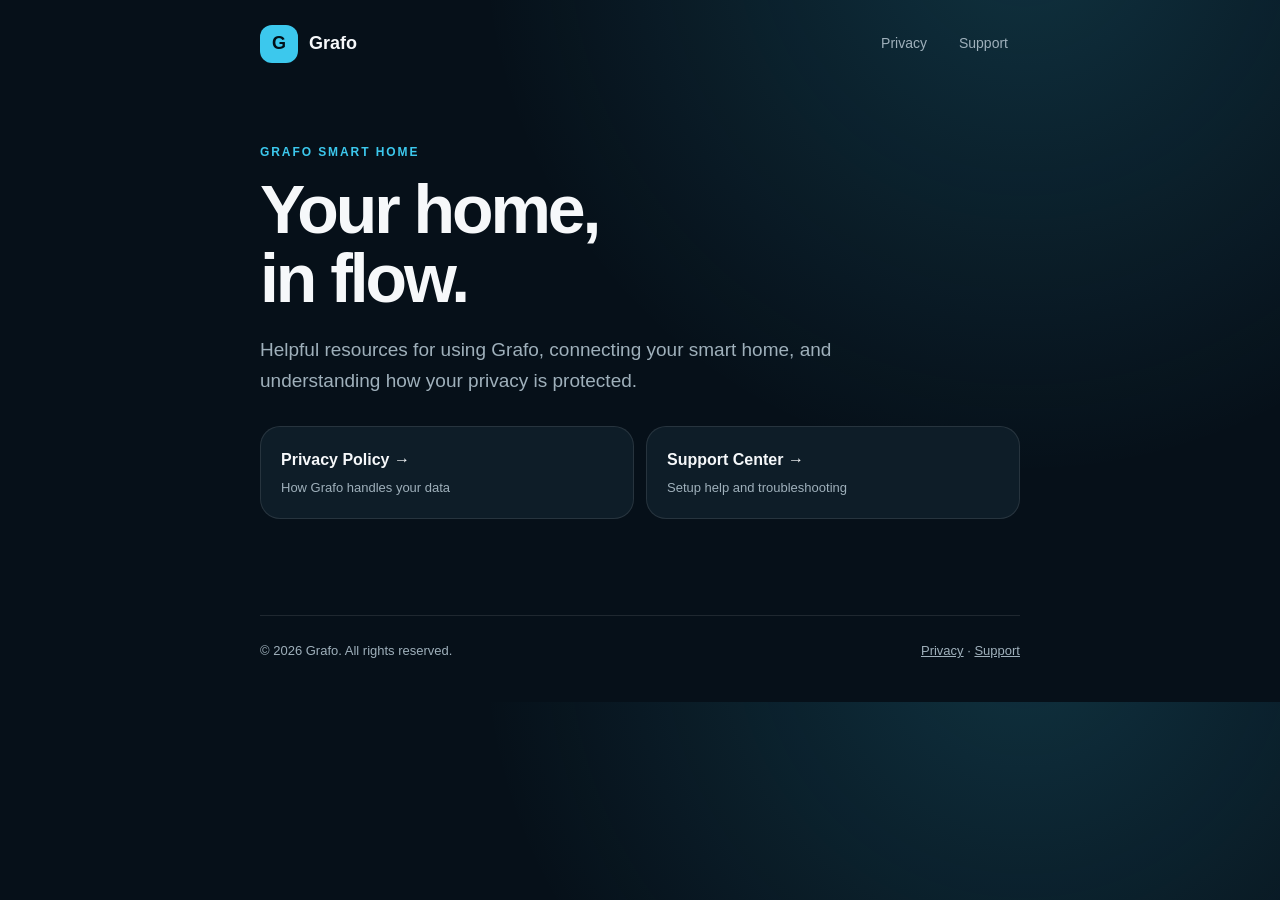
<file: index.html>
<!doctype html><html lang="en"><head><meta charset="utf-8"><meta name="viewport" content="width=device-width,initial-scale=1"><meta name="description" content="Privacy and support resources for Grafo Smart Home."><title>Grafo | Smart Home</title><link rel="icon" href="favicon.svg"><link rel="stylesheet" href="styles.css"></head><body><div class="shell"><nav class="nav"><a class="brand" href="./"><span class="mark">G</span>Grafo</a><div class="navlinks"><a href="privacy/">Privacy</a><a href="support/">Support</a></div></nav><main><section class="hero"><div class="eyebrow">Grafo Smart Home</div><h1>Your home,<br>in flow.</h1><p>Helpful resources for using Grafo, connecting your smart home, and understanding how your privacy is protected.</p><div class="actions"><a class="action" href="privacy/"><strong>Privacy Policy →</strong><span>How Grafo handles your data</span></a><a class="action" href="support/"><strong>Support Center →</strong><span>Setup help and troubleshooting</span></a></div></section></main><footer><div class="footerrow"><span>© 2026 Grafo. All rights reserved.</span><span><a href="privacy/">Privacy</a> · <a href="support/">Support</a></span></div></footer></div></body></html>
</file>
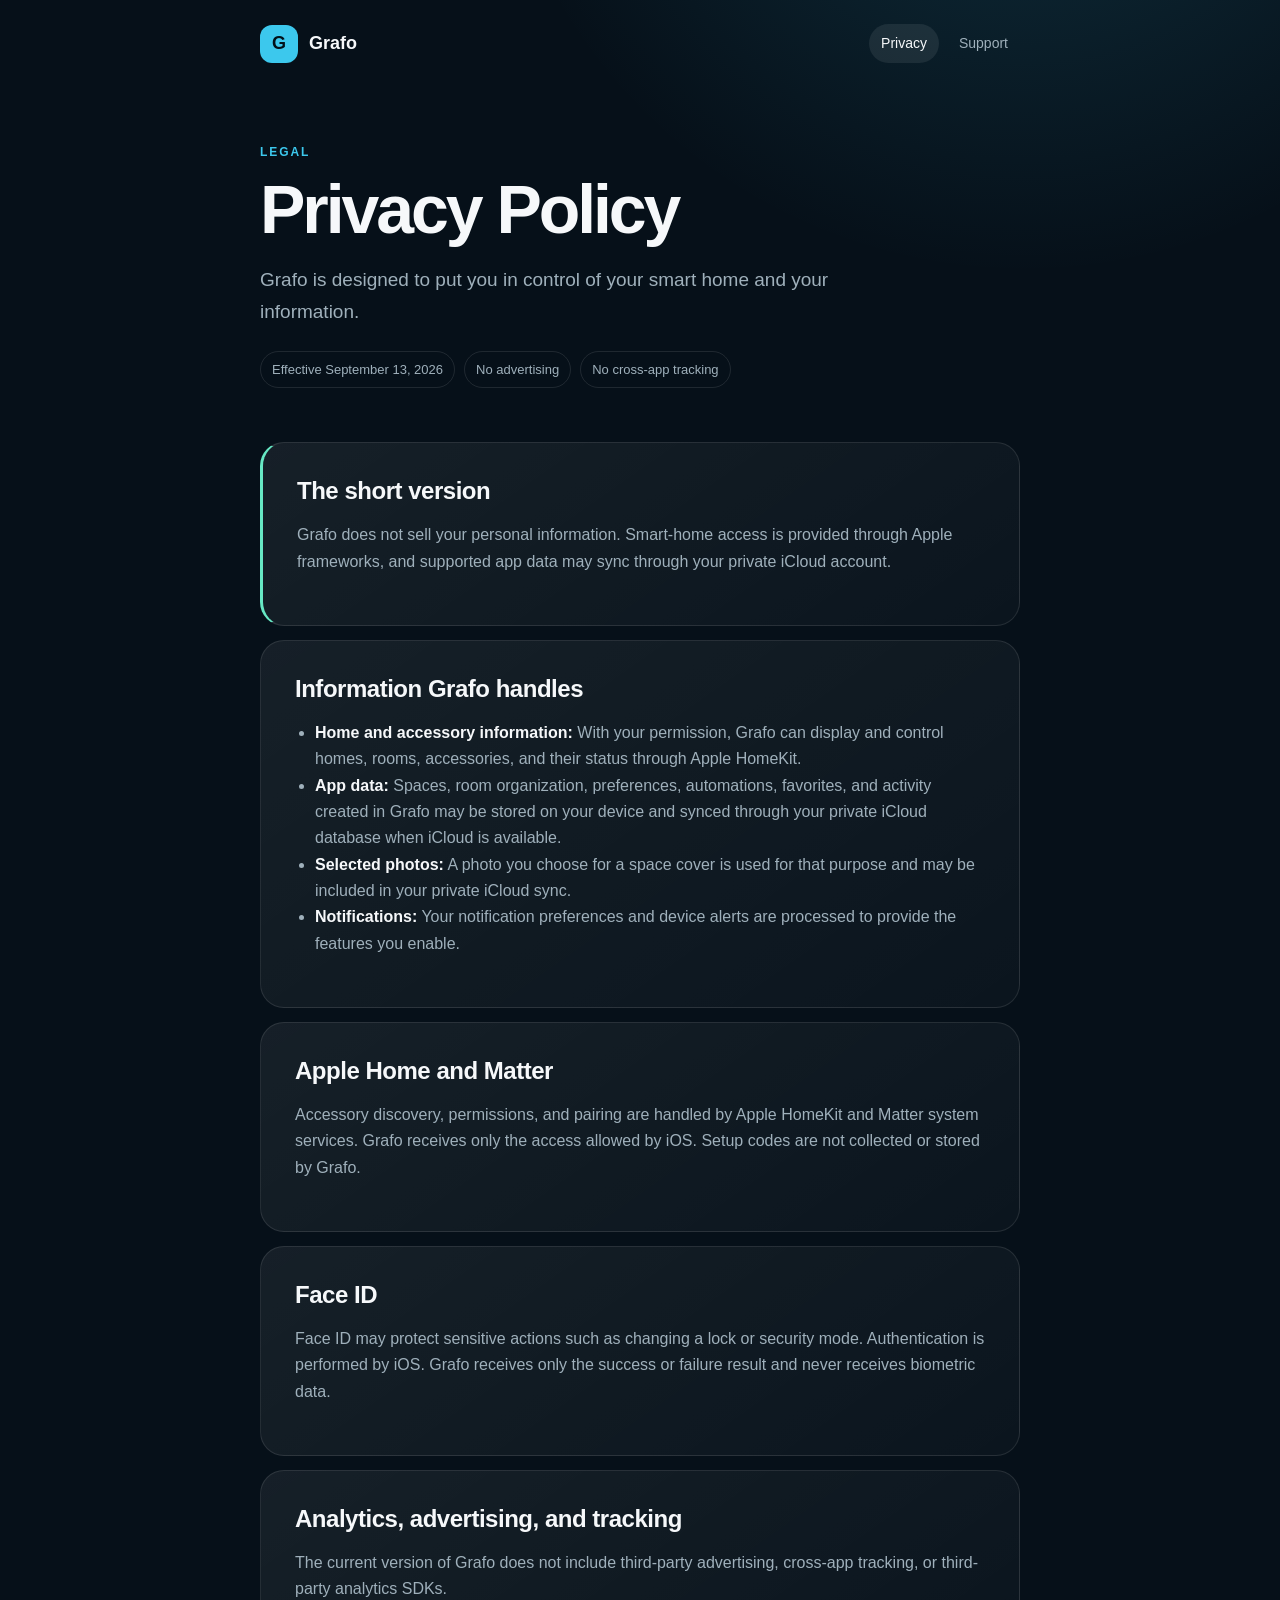
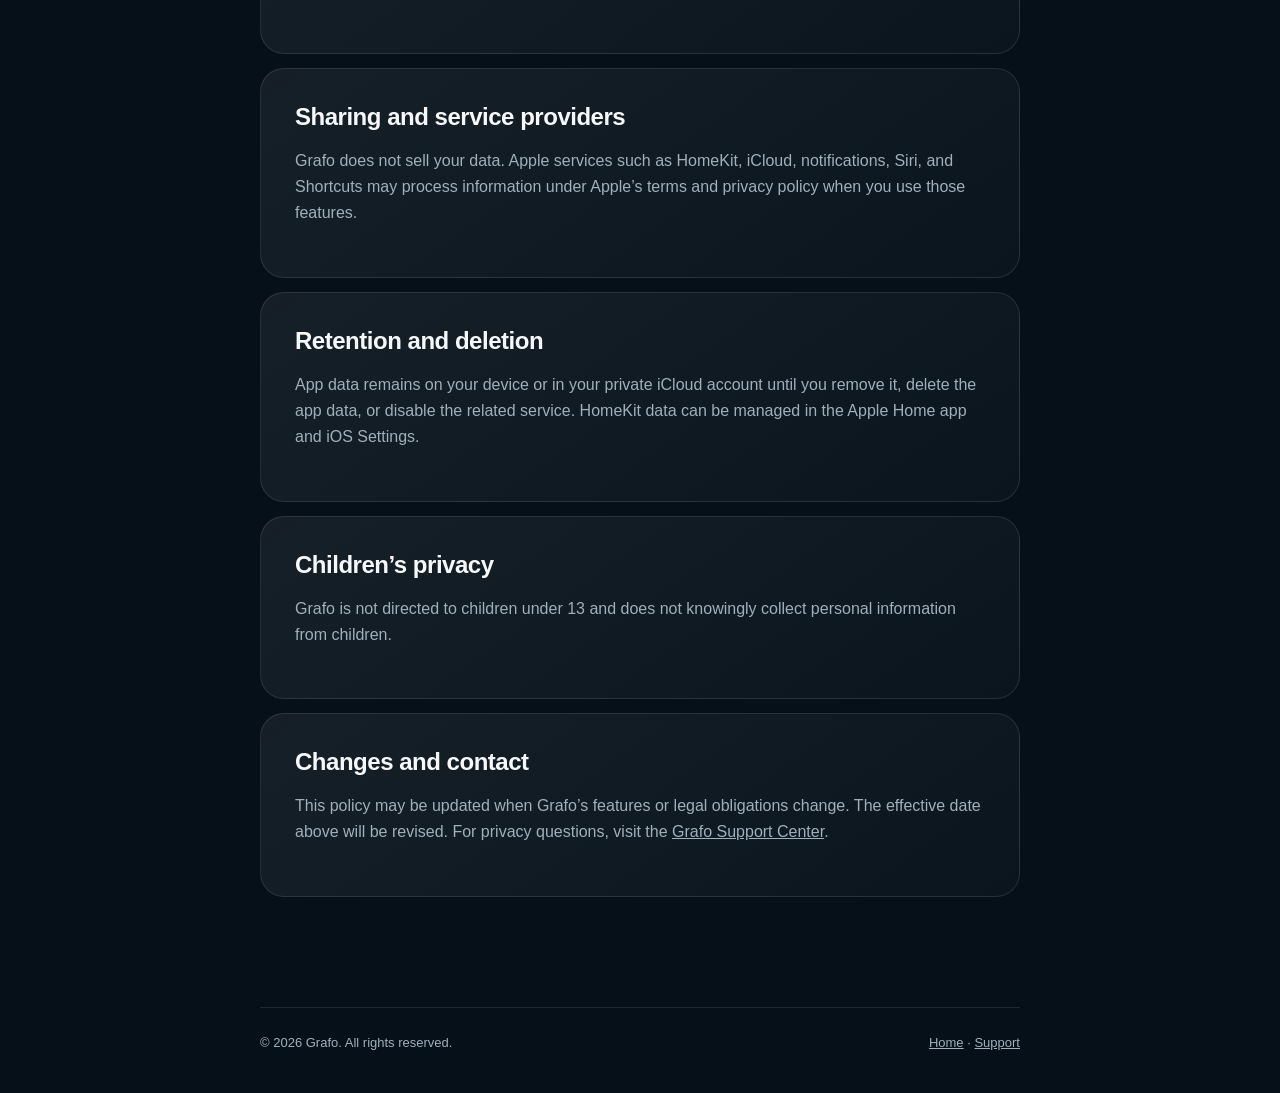
<file: privacy/index.html>
<!doctype html><html lang="en"><head><meta charset="utf-8"><meta name="viewport" content="width=device-width,initial-scale=1"><meta name="description" content="Privacy Policy for Grafo Smart Home."><title>Privacy Policy — Grafo</title><link rel="icon" href="../favicon.svg"><link rel="stylesheet" href="../styles.css"></head><body><div class="shell"><nav class="nav"><a class="brand" href="../"><span class="mark">G</span>Grafo</a><div class="navlinks"><a href="./" aria-current="page">Privacy</a><a href="../support/">Support</a></div></nav><main><section class="hero"><div class="eyebrow">Legal</div><h1>Privacy Policy</h1><p>Grafo is designed to put you in control of your smart home and your information.</p><div class="meta"><span class="pill">Effective September 13, 2026</span><span class="pill">No advertising</span><span class="pill">No cross-app tracking</span></div></section><section class="content"><div class="card notice"><h2>The short version</h2><p>Grafo does not sell your personal information. Smart-home access is provided through Apple frameworks, and supported app data may sync through your private iCloud account.</p></div><div class="card"><h2>Information Grafo handles</h2><ul><li><strong>Home and accessory information:</strong> With your permission, Grafo can display and control homes, rooms, accessories, and their status through Apple HomeKit.</li><li><strong>App data:</strong> Spaces, room organization, preferences, automations, favorites, and activity created in Grafo may be stored on your device and synced through your private iCloud database when iCloud is available.</li><li><strong>Selected photos:</strong> A photo you choose for a space cover is used for that purpose and may be included in your private iCloud sync.</li><li><strong>Notifications:</strong> Your notification preferences and device alerts are processed to provide the features you enable.</li></ul></div><div class="card"><h2>Apple Home and Matter</h2><p>Accessory discovery, permissions, and pairing are handled by Apple HomeKit and Matter system services. Grafo receives only the access allowed by iOS. Setup codes are not collected or stored by Grafo.</p></div><div class="card"><h2>Face ID</h2><p>Face ID may protect sensitive actions such as changing a lock or security mode. Authentication is performed by iOS. Grafo receives only the success or failure result and never receives biometric data.</p></div><div class="card"><h2>Analytics, advertising, and tracking</h2><p>The current version of Grafo does not include third-party advertising, cross-app tracking, or third-party analytics SDKs.</p></div><div class="card"><h2>Sharing and service providers</h2><p>Grafo does not sell your data. Apple services such as HomeKit, iCloud, notifications, Siri, and Shortcuts may process information under Apple’s terms and privacy policy when you use those features.</p></div><div class="card"><h2>Retention and deletion</h2><p>App data remains on your device or in your private iCloud account until you remove it, delete the app data, or disable the related service. HomeKit data can be managed in the Apple Home app and iOS Settings.</p></div><div class="card"><h2>Children’s privacy</h2><p>Grafo is not directed to children under 13 and does not knowingly collect personal information from children.</p></div><div class="card"><h2>Changes and contact</h2><p>This policy may be updated when Grafo’s features or legal obligations change. The effective date above will be revised. For privacy questions, visit the <a href="../support/">Grafo Support Center</a>.</p></div></section></main><footer><div class="footerrow"><span>© 2026 Grafo. All rights reserved.</span><span><a href="../">Home</a> · <a href="../support/">Support</a></span></div></footer></div></body></html>
</file>
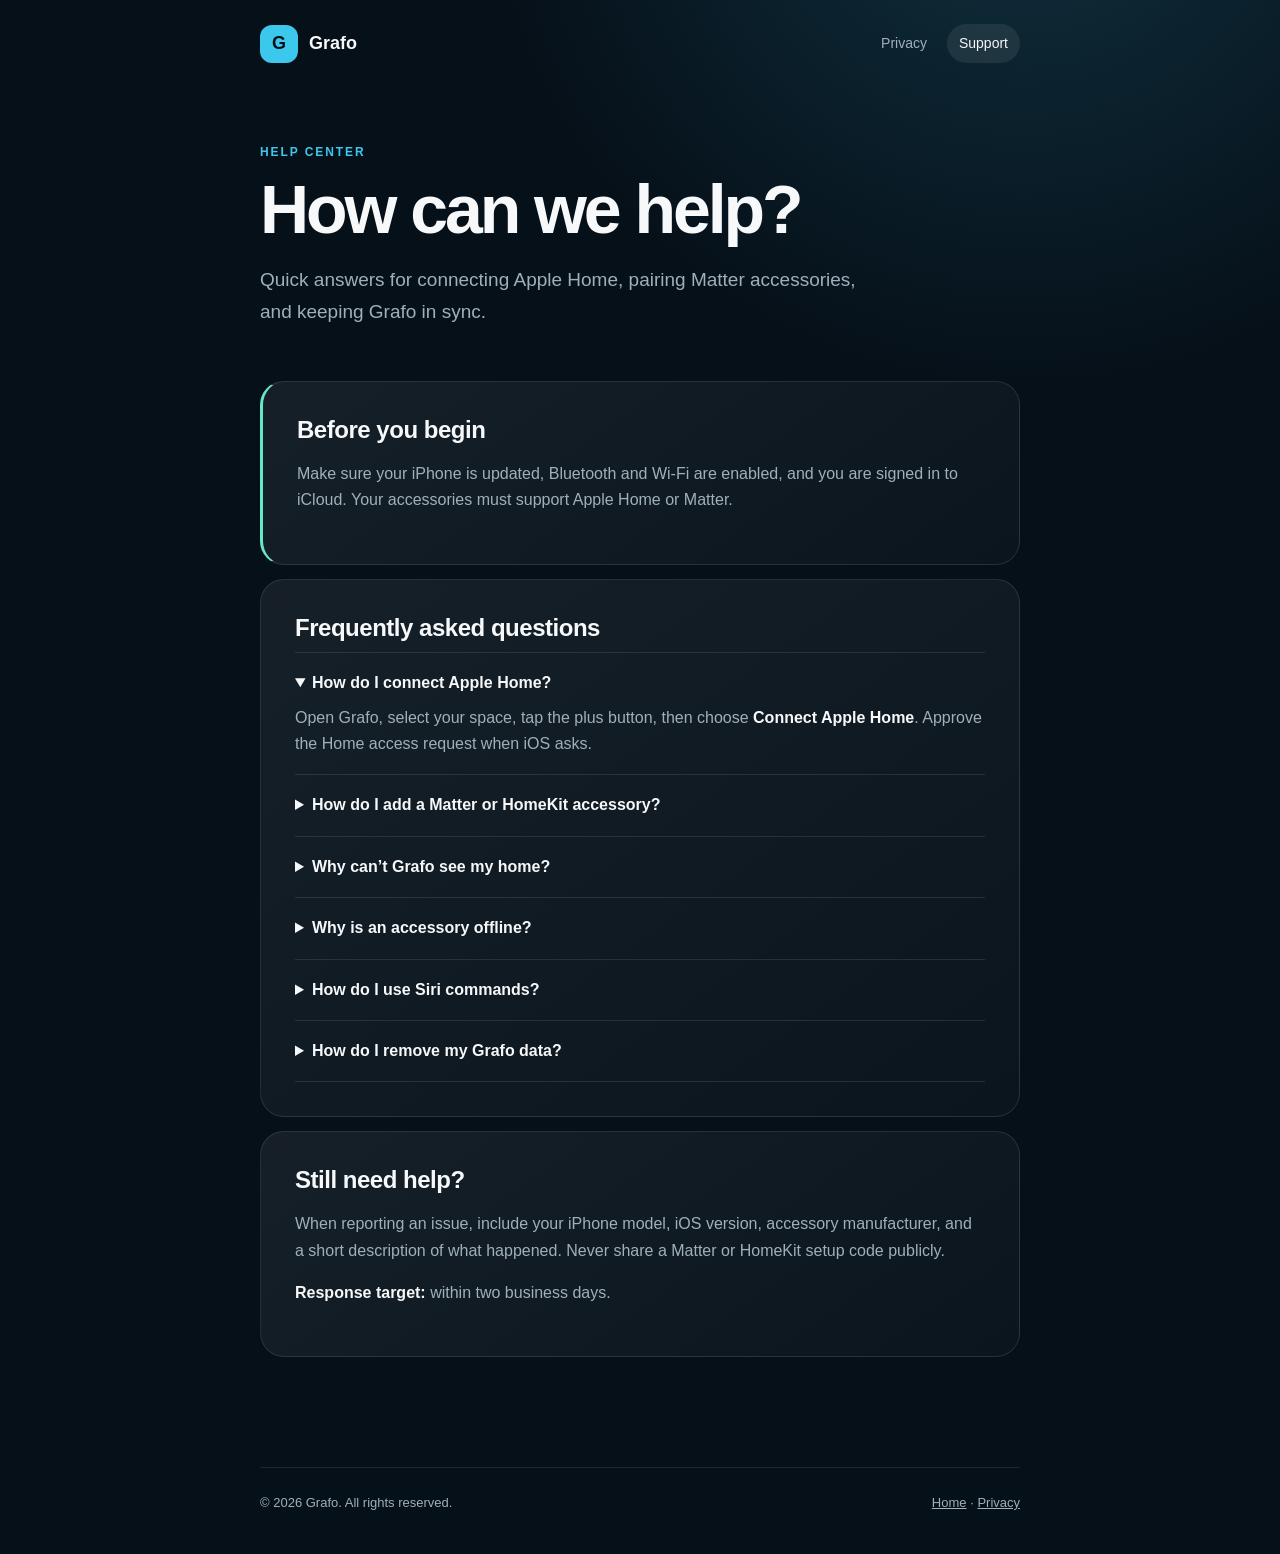
<file: support/index.html>
<!doctype html><html lang="en"><head><meta charset="utf-8"><meta name="viewport" content="width=device-width,initial-scale=1"><meta name="description" content="Setup help and troubleshooting for Grafo Smart Home."><title>Support — Grafo</title><link rel="icon" href="../favicon.svg"><link rel="stylesheet" href="../styles.css"></head><body><div class="shell"><nav class="nav"><a class="brand" href="../"><span class="mark">G</span>Grafo</a><div class="navlinks"><a href="../privacy/">Privacy</a><a href="./" aria-current="page">Support</a></div></nav><main><section class="hero"><div class="eyebrow">Help Center</div><h1>How can we help?</h1><p>Quick answers for connecting Apple Home, pairing Matter accessories, and keeping Grafo in sync.</p></section><section class="content"><div class="card notice"><h2>Before you begin</h2><p>Make sure your iPhone is updated, Bluetooth and Wi‑Fi are enabled, and you are signed in to iCloud. Your accessories must support Apple Home or Matter.</p></div><div class="card"><h2>Frequently asked questions</h2><details open><summary>How do I connect Apple Home?</summary><p>Open Grafo, select your space, tap the plus button, then choose <strong>Connect Apple Home</strong>. Approve the Home access request when iOS asks.</p></details><details><summary>How do I add a Matter or HomeKit accessory?</summary><p>Tap the plus button, choose <strong>Scan setup code</strong>, and scan the code supplied with the accessory. Keep the accessory powered on and nearby during pairing.</p></details><details><summary>Why can’t Grafo see my home?</summary><p>Open iOS Settings and verify that Grafo has Home access. Also confirm that the same Apple Account is used for iCloud and the Apple Home app.</p></details><details><summary>Why is an accessory offline?</summary><p>Check power, Wi‑Fi, and Bluetooth. If the device uses a home hub, confirm that your Apple TV or HomePod is online. Then reopen Grafo and try again.</p></details><details><summary>How do I use Siri commands?</summary><p>Tap the waveform button in Grafo to see available phrases. You can also open Shortcuts from that screen to add Grafo actions to personal automations.</p></details><details><summary>How do I remove my Grafo data?</summary><p>Delete spaces and rooms inside Grafo, then remove the app. Synced app data can be managed from your iCloud storage settings. Apple Home data is managed separately in the Home app.</p></details></div><div class="card"><h2>Still need help?</h2><p>When reporting an issue, include your iPhone model, iOS version, accessory manufacturer, and a short description of what happened. Never share a Matter or HomeKit setup code publicly.</p><p><strong>Response target:</strong> within two business days.</p></div></section></main><footer><div class="footerrow"><span>© 2026 Grafo. All rights reserved.</span><span><a href="../">Home</a> · <a href="../privacy/">Privacy</a></span></div></footer></div></body></html>
</file>
<file: styles.css>
:root{color-scheme:dark;--bg:#061019;--card:#0e1d28;--line:rgba(255,255,255,.1);--text:#f6f8fa;--muted:#9fb0bb;--cyan:#3cc8ed;--mint:#67e8c4;--yellow:#ffd34e}*{box-sizing:border-box}html{scroll-behavior:smooth}body{margin:0;background:radial-gradient(circle at 80% -10%,rgba(60,200,237,.18),transparent 34rem),var(--bg);color:var(--text);font-family:-apple-system,BlinkMacSystemFont,"SF Pro Display","Segoe UI",sans-serif;line-height:1.65}a{color:inherit}.shell{width:min(760px,calc(100% - 40px));margin:auto}.nav{display:flex;align-items:center;justify-content:space-between;padding:24px 0}.brand{display:flex;align-items:center;gap:11px;text-decoration:none;font-weight:800;font-size:18px}.mark{width:38px;height:38px;border-radius:12px;background:var(--cyan);display:grid;place-items:center;color:#021018;font-weight:900}.navlinks{display:flex;gap:8px}.navlinks a{text-decoration:none;color:var(--muted);padding:8px 12px;border-radius:999px;font-size:14px}.navlinks a:hover,.navlinks a[aria-current="page"]{background:rgba(255,255,255,.08);color:var(--text)}main{padding:56px 0 96px}.eyebrow{color:var(--cyan);font-size:12px;font-weight:800;letter-spacing:.16em;text-transform:uppercase}.hero h1{font-size:clamp(40px,8vw,68px);line-height:1.02;letter-spacing:-.045em;margin:12px 0 20px}.hero p{font-size:19px;color:var(--muted);max-width:620px}.meta{display:flex;flex-wrap:wrap;gap:9px;margin-top:24px}.pill{padding:7px 11px;border:1px solid var(--line);border-radius:999px;color:var(--muted);font-size:13px}.content{margin-top:54px}.card{background:linear-gradient(145deg,rgba(255,255,255,.065),rgba(255,255,255,.025));border:1px solid var(--line);border-radius:24px;padding:clamp(20px,5vw,34px);margin:14px 0}.card h2{font-size:24px;line-height:1.2;margin:0 0 10px;letter-spacing:-.02em}.card p,.card li{color:var(--muted)}.card strong{color:var(--text)}.card ul{padding-left:20px}.notice{border-left:3px solid var(--mint)}.actions{display:grid;grid-template-columns:repeat(2,1fr);gap:12px;margin-top:30px}.action{display:block;text-decoration:none;border-radius:20px;padding:20px;background:var(--card);border:1px solid var(--line)}.action span{display:block;color:var(--muted);font-size:13px;margin-top:3px}.action:hover{border-color:rgba(60,200,237,.5);transform:translateY(-1px)}details{border-top:1px solid var(--line);padding:17px 0}details:last-child{border-bottom:1px solid var(--line)}summary{cursor:pointer;font-weight:700}details p{color:var(--muted);margin:8px 0 0}footer{border-top:1px solid var(--line);padding:24px 0 40px;color:var(--muted);font-size:13px}.footerrow{display:flex;justify-content:space-between;gap:20px;flex-wrap:wrap}.footerrow a{color:var(--muted)}@media(max-width:560px){.shell{width:min(100% - 28px,760px)}.nav{align-items:flex-start}.navlinks{gap:0}.navlinks a{padding:8px}.actions{grid-template-columns:1fr}main{padding-top:35px}.hero p{font-size:17px}}
</file>
